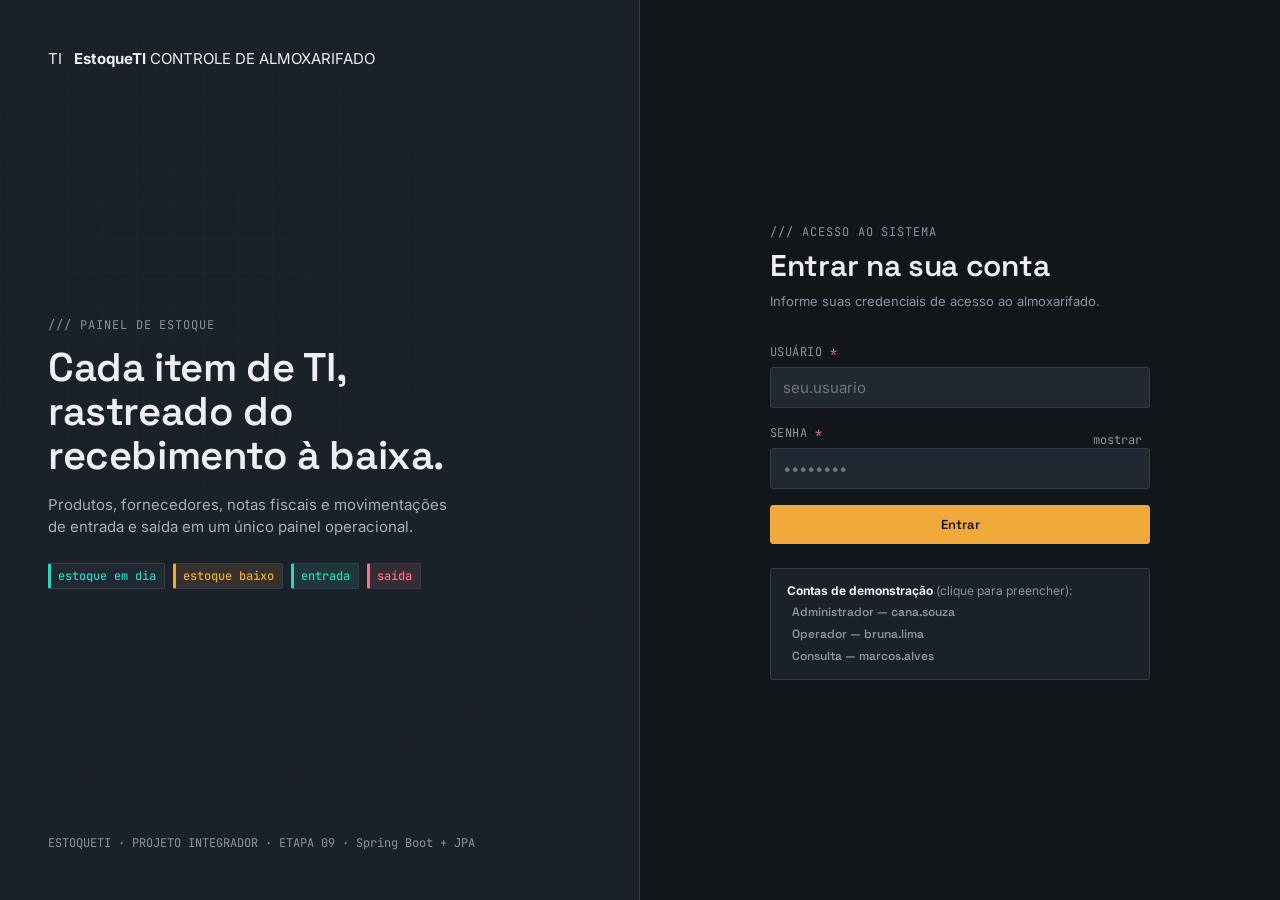
<file: src/main/resources/static/index.html>
<!DOCTYPE html>
<html lang="pt-BR">
<head>
<meta charset="UTF-8">
<meta name="viewport" content="width=device-width, initial-scale=1.0">
<title>Entrar · EstoqueTI</title>
<link rel="stylesheet" href="css/variables.css">
<link rel="stylesheet" href="css/base.css">
<link rel="stylesheet" href="css/components.css">
<link rel="stylesheet" href="css/login.css">
</head>
<body class="login-body">

  <section class="login-visual">
    <div class="login-visual__brand">
      <div class="sidebar__mark">TI</div>
      <div class="sidebar__brand-text">
        <strong>EstoqueTI</strong>
        <span>CONTROLE DE ALMOXARIFADO</span>
      </div>
    </div>

    <div class="login-visual__headline">
      <span class="eyebrow">/// painel de estoque</span>
      <h1>Cada item de TI, rastreado do recebimento à baixa.</h1>
      <p>Produtos, fornecedores, notas fiscais e movimentações de entrada e saída em um único painel operacional.</p>
      <div class="login-visual__tags">
        <span class="tag tag--ativo">estoque em dia</span>
        <span class="tag tag--baixo">estoque baixo</span>
        <span class="tag tag--entrada">entrada</span>
        <span class="tag tag--saida">saída</span>
      </div>
    </div>

    <div class="login-visual__footer">ESTOQUETI · PROJETO INTEGRADOR · ETAPA 09 · Spring Boot + JPA</div>
  </section>

  <section class="login-form-side">
    <div class="login-card">
      <span class="eyebrow login-card__eyebrow">/// acesso ao sistema</span>
      <h2>Entrar na sua conta</h2>
      <p class="sub">Informe suas credenciais de acesso ao almoxarifado.</p>

      <div id="erro-geral" class="field__error" style="display:none; background: var(--rose-saida-bg); border: 1px solid var(--rose-saida); padding: 10px 12px; border-radius: var(--radius-sm); margin-bottom: var(--sp-4);"></div>

      <form id="form-login" novalidate>
        <div class="field">
          <label for="login">Usuário <span class="req">*</span></label>
          <input type="text" id="login" name="login" placeholder="seu.usuario" autocomplete="username">
          <div class="field__error"></div>
        </div>

        <div class="field field__toggle-pass">
          <label for="senha">Senha <span class="req">*</span></label>
          <input type="password" id="senha" name="senha" placeholder="••••••••" autocomplete="current-password">
          <button type="button" id="toggle-pass">mostrar</button>
          <div class="field__error"></div>
        </div>

        <button type="submit" class="btn btn--primary btn--block" id="btn-entrar">Entrar</button>
      </form>

      <div class="login-card__demo">
        <strong>Contas de demonstração</strong> (clique para preencher):<br>
        <button type="button" class="btn btn--ghost btn--sm" data-demo-login="cana.souza" data-demo-senha="123456" style="padding:2px 4px;">Administrador — cana.souza</button><br>
        <button type="button" class="btn btn--ghost btn--sm" data-demo-login="bruna.lima" data-demo-senha="123456" style="padding:2px 4px;">Operador — bruna.lima</button><br>
        <button type="button" class="btn btn--ghost btn--sm" data-demo-login="marcos.alves" data-demo-senha="123456" style="padding:2px 4px;">Consulta — marcos.alves</button>
      </div>
    </div>
  </section>

  <script src="js/api.js"></script>
  <script src="js/utils.js"></script>
  <script src="js/auth.js"></script>
  <script src="js/login.js"></script>
</body>
</html>
</file>
<file: src/main/resources/static/css/variables.css>
/* =========================================================
   EstoqueTI — Design Tokens
   Conceito: painel de controle de almoxarifado/TI. Paleta
   grafite escura com etiquetas de prateleira (shelf-tags)
   como assinatura visual dos status/categorias.
   ========================================================= */
:root {
  --graphite-950: #12161b;
  --graphite-900: #1b2129;
  --graphite-850: #202832;
  --graphite-800: #262e38;
  --graphite-700: #333d49;
  --graphite-600: #46515f;

  --steel-400: #8a93a1;
  --steel-300: #a7afbb;
  --paper-50: #edeff2;
  --paper-00: #ffffff;

  --signal-amber: #f2a93b;
  --signal-amber-dim: #a87526;
  --signal-amber-bg: rgba(242, 169, 59, 0.12);

  --teal-entrada: #2dd4bf;
  --teal-entrada-bg: rgba(45, 212, 191, 0.12);
  --rose-saida: #fb7185;
  --rose-saida-bg: rgba(251, 113, 133, 0.12);
  --blue-info: #5b8def;
  --blue-info-bg: rgba(91, 141, 239, 0.12);

  --font-display: 'Space Grotesk', 'Segoe UI', sans-serif;
  --font-body: 'Inter', 'Segoe UI', sans-serif;
  --font-mono: 'JetBrains Mono', 'Consolas', monospace;

  --fs-xs: 0.75rem;
  --fs-sm: 0.8125rem;
  --fs-base: 0.9375rem;
  --fs-md: 1.0625rem;
  --fs-lg: 1.375rem;
  --fs-xl: 1.875rem;
  --fs-xxl: 2.5rem;

  --sp-1: 4px;
  --sp-2: 8px;
  --sp-3: 12px;
  --sp-4: 16px;
  --sp-5: 24px;
  --sp-6: 32px;
  --sp-7: 48px;

  --radius-sm: 3px;
  --radius-md: 5px;
  --border-hairline: 1px solid var(--graphite-700);

  --shadow-panel: 0 8px 24px rgba(0, 0, 0, 0.35);
  --shadow-focus: 0 0 0 3px rgba(242, 169, 59, 0.35);

  --sidebar-w: 232px;
  --topbar-h: 60px;
}
</file>
<file: src/main/resources/static/css/base.css>
@import url('https://fonts.googleapis.com/css2?family=Space+Grotesk:wght@500;600;700&family=Inter:wght@400;500;600&family=JetBrains+Mono:wght@400;500;600&display=swap');

* { box-sizing: border-box; margin: 0; padding: 0; }

html { color-scheme: dark; }

body {
  background: var(--graphite-950);
  color: var(--paper-50);
  font-family: var(--font-body);
  font-size: var(--fs-base);
  line-height: 1.5;
  min-height: 100vh;
}

h1, h2, h3, h4 {
  font-family: var(--font-display);
  font-weight: 600;
  letter-spacing: -0.01em;
  color: var(--paper-50);
}

a { color: inherit; text-decoration: none; }
ul { list-style: none; }
button, input, select, textarea { font-family: inherit; font-size: inherit; color: inherit; }

:focus-visible {
  outline: none;
  box-shadow: var(--shadow-focus);
  border-radius: var(--radius-sm);
}

::selection { background: var(--signal-amber); color: var(--graphite-950); }
.mono { font-family: var(--font-mono); }

.eyebrow {
  font-family: var(--font-mono);
  font-size: var(--fs-xs);
  letter-spacing: 0.08em;
  text-transform: uppercase;
  color: var(--steel-400);
}

.sr-only {
  position: absolute; width: 1px; height: 1px;
  overflow: hidden; clip: rect(0,0,0,0); white-space: nowrap;
}

::-webkit-scrollbar { width: 10px; height: 10px; }
::-webkit-scrollbar-track { background: var(--graphite-900); }
::-webkit-scrollbar-thumb { background: var(--graphite-700); border-radius: var(--radius-sm); }
::-webkit-scrollbar-thumb:hover { background: var(--graphite-600); }

@media (prefers-reduced-motion: reduce) {
  * { animation-duration: 0.001ms !important; transition-duration: 0.001ms !important; }
}
</file>
<file: src/main/resources/static/css/components.css>
.btn {
  display: inline-flex; align-items: center; justify-content: center; gap: var(--sp-2);
  font-family: var(--font-display); font-weight: 600; font-size: var(--fs-sm);
  padding: 10px var(--sp-4); border-radius: var(--radius-sm);
  border: var(--border-hairline); cursor: pointer;
  background: var(--graphite-850); color: var(--paper-50);
  transition: transform .08s ease, background .12s ease, border-color .12s ease;
}
.btn svg { width: 15px; height: 15px; }
.btn:hover { background: var(--graphite-800); }
.btn:active { transform: translateY(1px); }

.btn--primary { background: var(--signal-amber); border-color: var(--signal-amber); color: var(--graphite-950); }
.btn--primary:hover { background: #ffb84f; }

.btn--danger { background: transparent; border-color: var(--rose-saida); color: var(--rose-saida); }
.btn--danger:hover { background: var(--rose-saida-bg); }

.btn--ghost { background: transparent; border-color: transparent; color: var(--steel-400); }
.btn--ghost:hover { color: var(--paper-50); background: var(--graphite-850); }

.btn--sm { padding: 6px 10px; font-size: var(--fs-xs); }
.btn--block { width: 100%; }
.btn:disabled { opacity: .5; cursor: not-allowed; }

.icon-btn {
  width: 32px; height: 32px; display: grid; place-items: center;
  border-radius: var(--radius-sm); border: var(--border-hairline);
  background: transparent; color: var(--steel-400); cursor: pointer;
}
.icon-btn svg { width: 15px; height: 15px; }
.icon-btn:hover { color: var(--paper-50); border-color: var(--graphite-600); }

.stat-card {
  background: var(--graphite-900); border: var(--border-hairline); border-radius: var(--radius-md);
  padding: var(--sp-4) var(--sp-4); position: relative; overflow: hidden;
  border-left: 3px solid var(--graphite-700);
}
.stat-card--amber { border-left-color: var(--signal-amber); }
.stat-card--teal { border-left-color: var(--teal-entrada); }
.stat-card--rose { border-left-color: var(--rose-saida); }
.stat-card--blue { border-left-color: var(--blue-info); }

.stat-card__label { font-family: var(--font-mono); font-size: var(--fs-xs); color: var(--steel-400); text-transform: uppercase; letter-spacing: .06em; }
.stat-card__value { font-family: var(--font-display); font-size: var(--fs-xxl); font-weight: 700; margin-top: var(--sp-2); }
.stat-card__hint { font-size: var(--fs-xs); color: var(--steel-400); margin-top: var(--sp-1); }

.panel { background: var(--graphite-900); border: var(--border-hairline); border-radius: var(--radius-md); overflow: hidden; }
.panel__header { padding: var(--sp-4) var(--sp-4); border-bottom: var(--border-hairline); display: flex; align-items: center; justify-content: space-between; }
.panel__header h2 { font-size: var(--fs-md); }
.panel__body { padding: var(--sp-4); }

.tag {
  display: inline-flex; align-items: center; gap: 6px;
  font-family: var(--font-mono); font-size: var(--fs-xs); font-weight: 500;
  padding: 3px 8px 3px 7px;
  border: 1px solid var(--graphite-700);
  border-left: 3px solid var(--steel-400);
  border-radius: 2px;
  background: var(--graphite-850);
  color: var(--steel-300);
  white-space: nowrap;
}
.tag--ativo   { border-left-color: var(--teal-entrada); color: var(--teal-entrada); }
.tag--inativo { border-left-color: var(--rose-saida); color: var(--rose-saida); }
.tag--entrada { border-left-color: var(--teal-entrada); color: var(--teal-entrada); background: var(--teal-entrada-bg); }
.tag--saida   { border-left-color: var(--rose-saida); color: var(--rose-saida); background: var(--rose-saida-bg); }
.tag--baixo   { border-left-color: var(--signal-amber); color: var(--signal-amber); background: var(--signal-amber-bg); }
.tag--info    { border-left-color: var(--blue-info); color: var(--blue-info); background: var(--blue-info-bg); }
.tag--admin   { border-left-color: var(--signal-amber); color: var(--signal-amber); }
.tag--operador{ border-left-color: var(--blue-info); color: var(--blue-info); }
.tag--consulta{ border-left-color: var(--steel-400); color: var(--steel-400); }

.table-wrap { overflow-x: auto; }
table.data-table { width: 100%; border-collapse: collapse; font-size: var(--fs-sm); }
.data-table thead th {
  text-align: left; font-family: var(--font-mono); font-size: 11px; text-transform: uppercase;
  letter-spacing: .05em; color: var(--steel-400); font-weight: 500;
  padding: var(--sp-3) var(--sp-4); border-bottom: var(--border-hairline);
  cursor: pointer; user-select: none; white-space: nowrap;
}
.data-table thead th:hover { color: var(--paper-50); }
.data-table thead th.is-sorted { color: var(--signal-amber); }
.data-table tbody td { padding: var(--sp-3) var(--sp-4); border-bottom: 1px solid var(--graphite-850); vertical-align: middle; }
.data-table tbody tr:hover { background: var(--graphite-850); }
.data-table td.num, .data-table th.num { text-align: right; font-family: var(--font-mono); }
.data-table td.mono { font-family: var(--font-mono); color: var(--steel-300); }
.row-actions { display: flex; gap: 6px; justify-content: flex-end; }

.empty-state { text-align: center; padding: var(--sp-7) var(--sp-4); color: var(--steel-400); }
.empty-state svg { width: 38px; height: 38px; margin-bottom: var(--sp-3); opacity: .5; }
.empty-state strong { display: block; color: var(--paper-50); margin-bottom: 4px; font-family: var(--font-display); }

.toolbar { display: flex; align-items: center; gap: var(--sp-3); padding: var(--sp-4); flex-wrap: wrap; border-bottom: var(--border-hairline); }
.toolbar__search { position: relative; flex: 1; min-width: 200px; }
.toolbar__search svg { position: absolute; left: 10px; top: 50%; transform: translateY(-50%); width: 15px; height: 15px; color: var(--steel-400); }
.toolbar__search input { width: 100%; padding: 8px 10px 8px 32px; }
.toolbar select { min-width: 140px; }

.field { margin-bottom: var(--sp-4); }
.field label { display: block; font-size: var(--fs-xs); font-family: var(--font-mono); text-transform: uppercase; letter-spacing: .04em; color: var(--steel-400); margin-bottom: 6px; }
.field label .req { color: var(--rose-saida); }

.field input, .field select, .field textarea {
  width: 100%; background: var(--graphite-850); border: 1px solid var(--graphite-700);
  border-radius: var(--radius-sm); padding: 10px var(--sp-3); color: var(--paper-50);
  transition: border-color .12s ease;
}
.field textarea { resize: vertical; min-height: 80px; }
.field input:focus, .field select:focus, .field textarea:focus { border-color: var(--signal-amber); }
.field input.is-invalid, .field select.is-invalid, .field textarea.is-invalid { border-color: var(--rose-saida); }

.field__error { display: none; font-size: var(--fs-xs); color: var(--rose-saida); margin-top: 5px; font-family: var(--font-mono); }
.field.has-error .field__error { display: block; }
.field.has-error label { color: var(--rose-saida); }
.field__hint { font-size: var(--fs-xs); color: var(--steel-400); margin-top: 5px; }

.field-row { display: grid; grid-template-columns: 1fr 1fr; gap: var(--sp-4); }
.field-row--3 { grid-template-columns: 1fr 1fr 1fr; }

.form-actions { display: flex; justify-content: flex-end; gap: var(--sp-3); padding-top: var(--sp-4); border-top: var(--border-hairline); margin-top: var(--sp-5); }

fieldset { border: none; }
legend { font-family: var(--font-display); font-size: var(--fs-base); font-weight: 600; padding-bottom: var(--sp-3); margin-bottom: var(--sp-4); border-bottom: var(--border-hairline); width: 100%; }

.modal-overlay { position: fixed; inset: 0; background: rgba(9, 11, 14, 0.7); display: none; align-items: center; justify-content: center; z-index: 100; padding: var(--sp-4); }
.modal-overlay.is-open { display: flex; }
.modal { background: var(--graphite-900); border: var(--border-hairline); border-radius: var(--radius-md); width: 100%; max-width: 520px; box-shadow: var(--shadow-panel); max-height: 88vh; display: flex; flex-direction: column; }
.modal__header { display: flex; align-items: center; justify-content: space-between; padding: var(--sp-4) var(--sp-5); border-bottom: var(--border-hairline); }
.modal__header h2 { font-size: var(--fs-md); }
.modal__body { padding: var(--sp-5); overflow-y: auto; }
.modal__footer { padding: var(--sp-4) var(--sp-5); border-top: var(--border-hairline); display: flex; justify-content: flex-end; gap: var(--sp-3); }

#toast-region { position: fixed; bottom: var(--sp-5); right: var(--sp-5); z-index: 200; display: flex; flex-direction: column; gap: var(--sp-2); }
.toast { background: var(--graphite-800); border: var(--border-hairline); border-left: 3px solid var(--teal-entrada); border-radius: var(--radius-sm); padding: var(--sp-3) var(--sp-4); font-size: var(--fs-sm); box-shadow: var(--shadow-panel); min-width: 240px; animation: toast-in .18s ease; }
.toast--erro { border-left-color: var(--rose-saida); }
@keyframes toast-in { from { opacity: 0; transform: translateY(6px); } to { opacity: 1; transform: translateY(0); } }

.pagination { display: flex; align-items: center; justify-content: space-between; padding: var(--sp-4); }
.pagination__info { font-size: var(--fs-xs); color: var(--steel-400); }
.pagination__controls { display: flex; gap: var(--sp-2); }

.nav-badge { margin-left: auto; font-family: var(--font-mono); font-size: 10px; background: var(--graphite-800); color: var(--steel-400); padding: 1px 6px; border-radius: 8px; }
.navlink.is-active .nav-badge { background: var(--signal-amber); color: var(--graphite-950); }

.spinner-overlay {
  position: fixed; inset: 0; background: rgba(18,22,27,0.6); z-index: 300;
  display: none; align-items: center; justify-content: center;
}
.spinner-overlay.is-open { display: flex; }
.spinner-overlay .dot {
  width: 10px; height: 10px; border-radius: 50%; background: var(--signal-amber);
  margin: 0 3px; display: inline-block; animation: pulse 1s infinite ease-in-out;
}
.spinner-overlay .dot:nth-child(2) { animation-delay: .15s; }
.spinner-overlay .dot:nth-child(3) { animation-delay: .3s; }
@keyframes pulse { 0%, 80%, 100% { opacity: .3; transform: scale(0.8); } 40% { opacity: 1; transform: scale(1.15); } }
</file>
<file: src/main/resources/static/css/login.css>
body.login-body { min-height: 100vh; display: grid; grid-template-columns: 1fr 1fr; }

.login-visual {
  background: var(--graphite-900);
  border-right: var(--border-hairline);
  position: relative;
  display: flex; flex-direction: column; justify-content: space-between;
  padding: var(--sp-7);
  overflow: hidden;
}

.login-visual::before {
  content: "";
  position: absolute; inset: 0;
  background-image:
    linear-gradient(var(--graphite-850) 1px, transparent 1px),
    linear-gradient(90deg, var(--graphite-850) 1px, transparent 1px);
  background-size: 34px 34px;
  opacity: .5;
  mask-image: radial-gradient(circle at 30% 30%, black, transparent 70%);
}

.login-visual__brand { display: flex; align-items: center; gap: var(--sp-3); position: relative; }
.login-visual__headline { position: relative; max-width: 420px; }
.login-visual__headline .eyebrow { display: block; margin-bottom: var(--sp-3); }
.login-visual__headline h1 { font-size: var(--fs-xxl); line-height: 1.1; margin-bottom: var(--sp-4); }
.login-visual__headline p { color: var(--steel-300); font-size: var(--fs-base); }
.login-visual__tags { display: flex; gap: var(--sp-2); flex-wrap: wrap; position: relative; margin-top: var(--sp-5); }
.login-visual__footer { position: relative; font-family: var(--font-mono); font-size: var(--fs-xs); color: var(--steel-400); }

.login-form-side { display: flex; align-items: center; justify-content: center; padding: var(--sp-6); }
.login-card { width: 100%; max-width: 380px; }
.login-card__eyebrow { margin-bottom: var(--sp-2); }
.login-card h2 { font-size: var(--fs-xl); margin-bottom: var(--sp-1); }
.login-card p.sub { color: var(--steel-400); font-size: var(--fs-sm); margin-bottom: var(--sp-6); }

.login-card__demo {
  margin-top: var(--sp-5); padding: var(--sp-3) var(--sp-4);
  background: var(--graphite-900); border: var(--border-hairline); border-radius: var(--radius-sm);
  font-size: var(--fs-xs); color: var(--steel-400); line-height: 1.6;
}
.login-card__demo strong { color: var(--paper-50); }

.field__toggle-pass { position: relative; }
.field__toggle-pass button {
  position: absolute; right: 8px; top: 8px; background: none; border: none; color: var(--steel-400);
  cursor: pointer; font-family: var(--font-mono); font-size: var(--fs-xs);
}

@media (max-width: 860px) {
  body.login-body { grid-template-columns: 1fr; }
  .login-visual { display: none; }
}
</file>
<file: src/main/resources/static/css/layout.css>
.app {
  display: grid;
  grid-template-columns: var(--sidebar-w) 1fr;
  min-height: 100vh;
}

.sidebar {
  background: var(--graphite-900);
  border-right: var(--border-hairline);
  display: flex;
  flex-direction: column;
  padding: var(--sp-5) 0;
  position: sticky;
  top: 0;
  height: 100vh;
}

.sidebar__brand {
  display: flex;
  align-items: center;
  gap: var(--sp-2);
  padding: 0 var(--sp-5) var(--sp-5);
  border-bottom: var(--border-hairline);
  margin-bottom: var(--sp-4);
}

.sidebar__mark {
  width: 30px; height: 30px;
  background: var(--signal-amber);
  border-radius: var(--radius-sm);
  display: grid; place-items: center;
  color: var(--graphite-950);
  font-family: var(--font-mono);
  font-weight: 700;
  font-size: var(--fs-sm);
  flex-shrink: 0;
}

.sidebar__brand-text { display: flex; flex-direction: column; line-height: 1.15; }
.sidebar__brand-text strong { font-family: var(--font-display); font-size: var(--fs-base); }
.sidebar__brand-text span { font-family: var(--font-mono); font-size: 10px; color: var(--steel-400); letter-spacing: .06em; }

.sidebar__nav { display: flex; flex-direction: column; gap: 2px; padding: 0 var(--sp-3); flex: 1; }

.sidebar__section-label {
  font-family: var(--font-mono);
  font-size: 10px;
  letter-spacing: .08em;
  text-transform: uppercase;
  color: var(--steel-400);
  padding: var(--sp-4) var(--sp-3) var(--sp-1);
}

.navlink {
  display: flex;
  align-items: center;
  gap: var(--sp-3);
  padding: 9px var(--sp-3);
  border-radius: var(--radius-sm);
  color: var(--steel-300);
  font-size: var(--fs-sm);
  font-weight: 500;
  border-left: 3px solid transparent;
  transition: background .12s ease, color .12s ease, border-color .12s ease;
}

.navlink svg { width: 17px; height: 17px; flex-shrink: 0; opacity: .85; }
.navlink:hover { background: var(--graphite-850); color: var(--paper-50); }

.navlink.is-active {
  background: var(--signal-amber-bg);
  color: var(--signal-amber);
  border-left-color: var(--signal-amber);
  font-weight: 600;
}

.sidebar__footer {
  padding: var(--sp-4) var(--sp-5) 0;
  border-top: var(--border-hairline);
  margin-top: var(--sp-4);
}

.sidebar__user { display: flex; align-items: center; gap: var(--sp-3); }

.sidebar__avatar {
  width: 34px; height: 34px; border-radius: var(--radius-sm);
  background: var(--graphite-800); border: var(--border-hairline);
  display: grid; place-items: center;
  font-family: var(--font-mono); font-size: var(--fs-sm); color: var(--signal-amber);
}

.sidebar__user-info { line-height: 1.2; flex: 1; min-width: 0; }
.sidebar__user-info strong { font-size: var(--fs-sm); display: block; }
.sidebar__user-info span { font-size: var(--fs-xs); color: var(--steel-400); }

.sidebar__logout {
  margin-top: var(--sp-3);
  width: 100%;
  display: flex; align-items: center; justify-content: center; gap: var(--sp-2);
  padding: 8px; font-size: var(--fs-xs);
  color: var(--steel-400);
  border: var(--border-hairline);
  border-radius: var(--radius-sm);
  background: transparent;
  cursor: pointer;
}
.sidebar__logout:hover { color: var(--rose-saida); border-color: var(--rose-saida); }

.topbar {
  height: var(--topbar-h);
  border-bottom: var(--border-hairline);
  display: flex; align-items: center; justify-content: space-between;
  padding: 0 var(--sp-6);
  background: var(--graphite-950);
  position: sticky; top: 0; z-index: 20;
}

.topbar__crumb { font-size: var(--fs-sm); color: var(--steel-400); }
.topbar__crumb strong { color: var(--paper-50); font-weight: 600; }

.topbar__search {
  display: flex; align-items: center; gap: var(--sp-2);
  background: var(--graphite-900); border: var(--border-hairline);
  border-radius: var(--radius-sm); padding: 7px var(--sp-3);
  width: 280px;
}
.topbar__search input { background: transparent; border: none; outline: none; color: var(--paper-50); width: 100%; font-size: var(--fs-sm); }
.topbar__search svg { width: 15px; height: 15px; color: var(--steel-400); flex-shrink: 0; }

.topbar__right { display: flex; align-items: center; gap: var(--sp-4); }
.topbar__clock { font-family: var(--font-mono); font-size: var(--fs-xs); color: var(--steel-400); }

.content { padding: var(--sp-6); max-width: 1280px; }

.page-header {
  display: flex; align-items: flex-end; justify-content: space-between;
  margin-bottom: var(--sp-5); gap: var(--sp-4); flex-wrap: wrap;
}
.page-header h1 { font-size: var(--fs-xl); margin-top: var(--sp-1); }
.page-header__actions { display: flex; gap: var(--sp-3); }

.grid-cards { display: grid; grid-template-columns: repeat(4, 1fr); gap: var(--sp-4); margin-bottom: var(--sp-6); }
.grid-2col { display: grid; grid-template-columns: 1.6fr 1fr; gap: var(--sp-5); align-items: start; }

@media (max-width: 1000px) {
  .app { grid-template-columns: 1fr; }
  .sidebar { position: relative; height: auto; }
  .grid-cards { grid-template-columns: repeat(2, 1fr); }
  .grid-2col { grid-template-columns: 1fr; }
  .topbar__search { display: none; }
}
</file>
